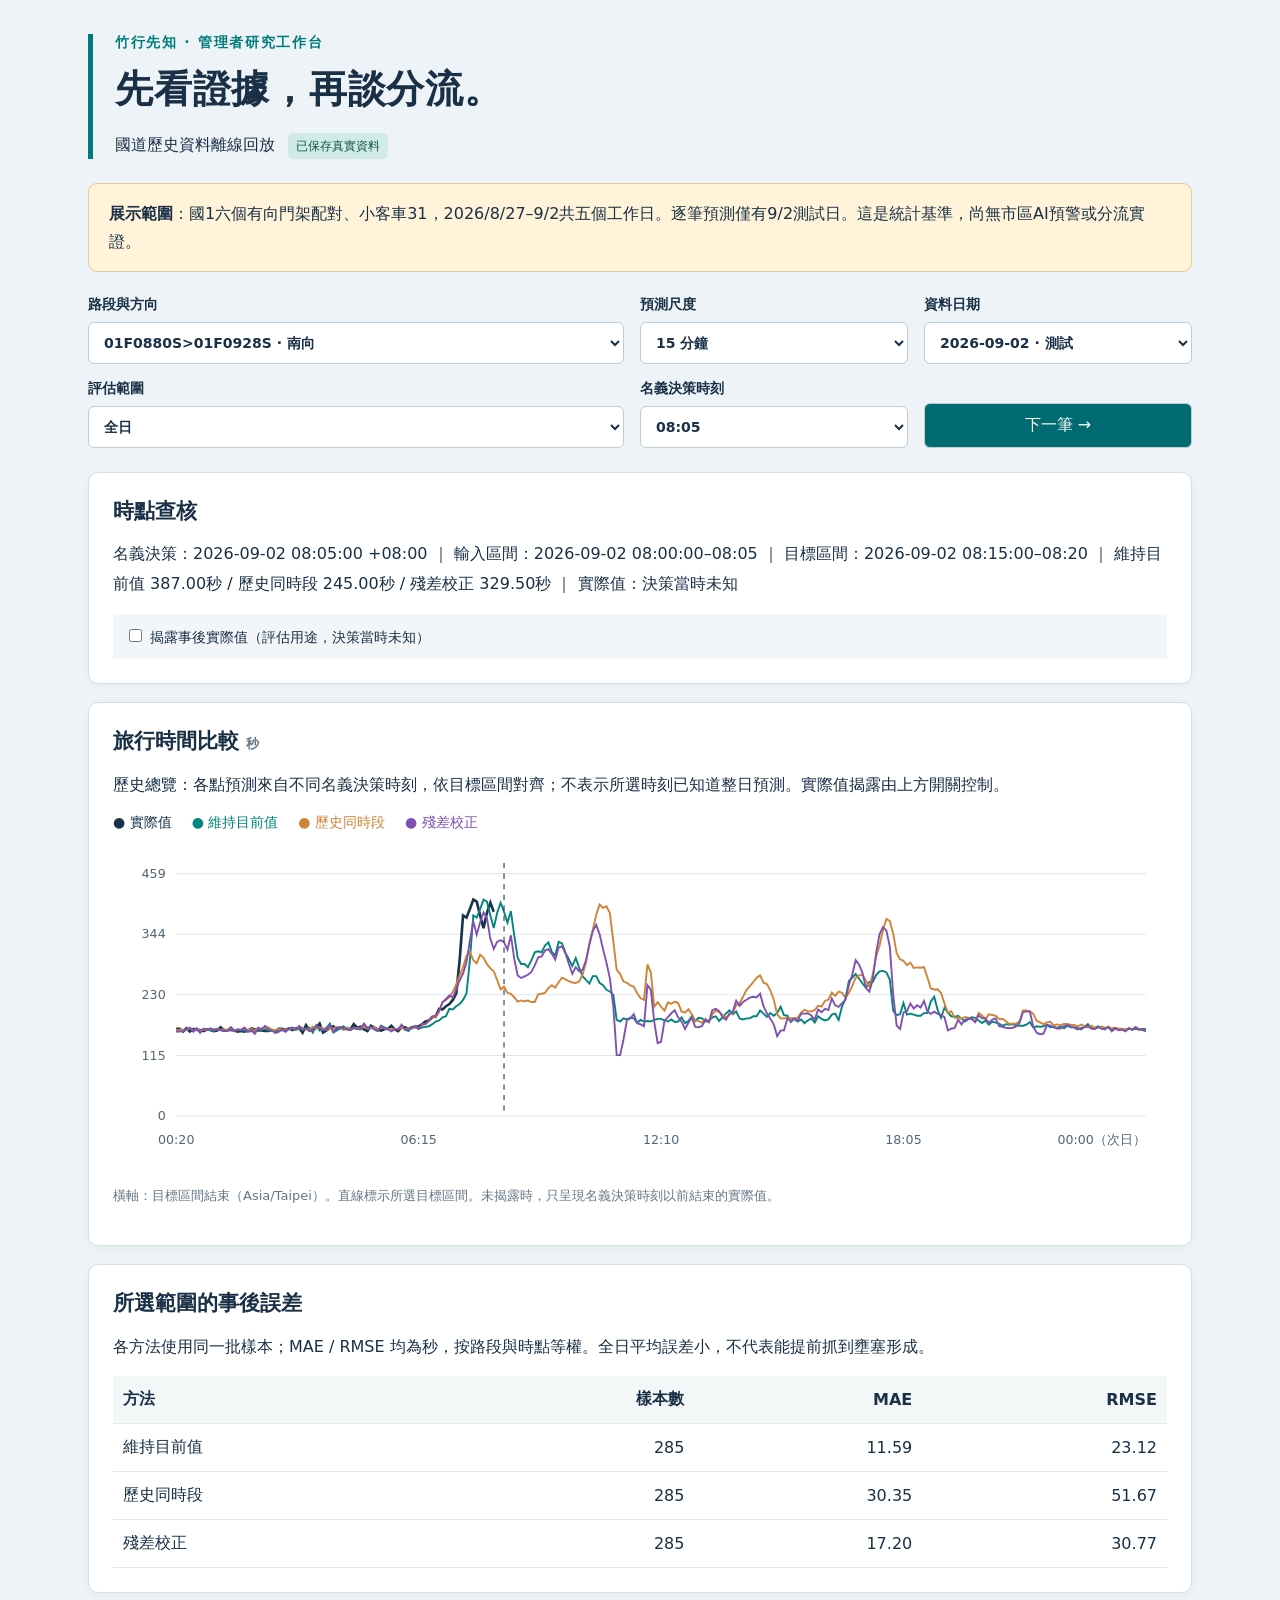
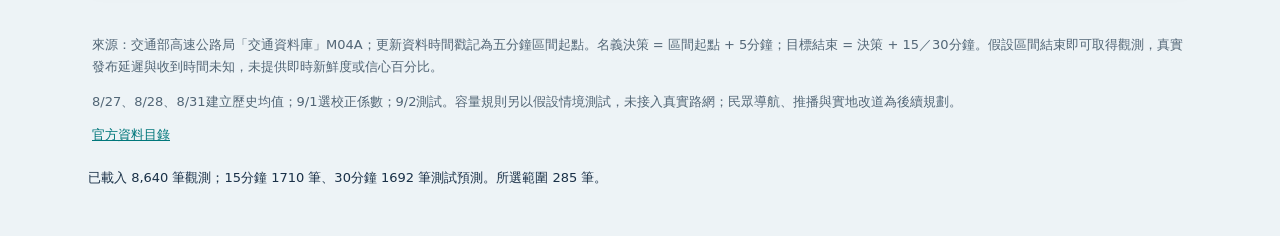
<file: demo/index.html>
<!doctype html>
<html lang="zh-Hant"><head><meta charset="utf-8"><meta name="viewport" content="width=device-width, initial-scale=1"><title>竹行先知｜國道歷史回放</title><link rel="stylesheet" href="/demo/style.css"></head>
<body><main>
<header><div class="eyebrow">竹行先知 · 管理者研究工作台</div><h1>先看證據，再談分流。</h1><p>國道歷史資料離線回放 <span class="badge">已保存真實資料</span></p></header>
<section class="notice"><strong>展示範圍</strong>：國1六個有向門架配對、小客車31，2026/8/27–9/2共五個工作日。逐筆預測僅有9/2測試日。這是統計基準，尚無市區AI預警或分流實證。</section>
<section class="controls" aria-label="回放控制">
<label>路段與方向<select id="link"></select></label>
<label>預測尺度<select id="horizon"><option value="15">15 分鐘</option><option value="30">30 分鐘</option></select></label>
<label>資料日期<select id="date"></select></label>
<label>評估範圍<select id="period"><option value="all_day">全日</option><option value="commute">通勤 07:00–09:55 / 16:00–19:55</option><option value="morning">早段 07:00–09:55</option><option value="evening">晚段 16:00–19:55</option></select></label>
<label>名義決策時刻<select id="moment"></select></label>
<button id="next" type="button">下一筆 →</button>
</section>
<section class="card"><h2>時點查核</h2><div id="detail" aria-live="polite"></div><label class="reveal"><input type="checkbox" id="reveal">揭露事後實際值（評估用途，決策當時未知）</label></section>
<section class="card"><h2>旅行時間比較 <small>秒</small></h2><p id="chart-note"></p><div class="legend"><span class="actual">● 實際值</span><span class="persist">● 維持目前值</span><span class="historical">● 歷史同時段</span><span class="residual">● 殘差校正</span></div><svg id="chart" role="img" aria-label="旅行時間比較曲線" viewBox="0 0 1000 310"></svg><p class="muted">橫軸：目標區間結束（Asia/Taipei）。直線標示所選目標區間。未揭露時，只呈現名義決策時刻以前結束的實際值。</p></section>
<section class="card"><h2>所選範圍的事後誤差</h2><p>各方法使用同一批樣本；MAE / RMSE 均為秒，按路段與時點等權。全日平均誤差小，不代表能提前抓到壅塞形成。</p><table><thead><tr><th>方法</th><th>樣本數</th><th>MAE</th><th>RMSE</th></tr></thead><tbody id="metrics"></tbody></table></section>
<footer><p>來源：交通部高速公路局「交通資料庫」M04A；更新資料時間戳記為五分鐘區間起點。名義決策 = 區間起點 + 5分鐘；目標結束 = 決策 + 15／30分鐘。假設區間結束即可取得觀測，真實發布延遲與收到時間未知，未提供即時新鮮度或信心百分比。</p><p>8/27、8/28、8/31建立歷史均值；9/1選校正係數；9/2測試。容量規則另以假設情境測試，未接入真實路網；民眾導航、推播與實地改道為後續規劃。</p><a href="https://tisvcloud.freeway.gov.tw/history/TDCS/M04A/">官方資料目錄</a></footer>
<p id="status" role="status">讀取資料中…</p>
</main><script src="/demo/app.js"></script></body></html>
</file>
<file: demo/style.css>
:root{font-family:"Microsoft JhengHei",system-ui,sans-serif;color:#193047;background:#edf3f6;font-size:16px}*{box-sizing:border-box}body{margin:0}main{max-width:1160px;margin:auto;padding:34px 28px}header{border-left:5px solid #007b7b;padding-left:22px;margin-bottom:24px}.eyebrow{letter-spacing:.12em;color:#007b7b;font-weight:700;font-size:14px}h1{font-size:38px;letter-spacing:.02em;margin:12px 0}h2{font-size:21px;margin:0 0 14px}p{line-height:1.7}.badge{display:inline-block;border-radius:5px;background:#d0eae4;color:#14564f;font-size:12px;padding:3px 8px;margin-left:8px}.notice{background:#fff3d9;border:1px solid #e4cc96;padding:16px 20px;line-height:1.7;border-radius:9px}.controls{display:grid;grid-template-columns:2fr 1fr 1fr;gap:16px;margin:24px 0}label{font-size:14px;font-weight:600;display:block}select,button{display:block;width:100%;font:inherit;border:1px solid #becdd5;border-radius:6px;background:white;padding:11px;margin-top:8px;color:#193047}button{background:#006b70;color:white;cursor:pointer;align-self:end}.card{background:white;border:1px solid #d4e0e6;border-radius:10px;padding:24px;margin:18px 0;box-shadow:0 3px 12px #19304708}.reveal{font-weight:400;background:#f2f6f8;padding:12px;margin-top:14px}.reveal input{margin-right:8px}small,.muted{color:#647788;font-size:13px}#detail{line-height:1.9}.legend{display:flex;gap:20px;flex-wrap:wrap;font-size:14px;margin-bottom:10px}.actual{color:#18334c}.persist{color:#00857c}.historical{color:#cf8535}.residual{color:#8050b3}svg{width:100%;height:auto}table{border-collapse:collapse;width:100%;font-variant-numeric:tabular-nums}th,td{text-align:right;padding:13px 10px;border-bottom:1px solid #e1e9ed}th:first-child,td:first-child{text-align:left}th{background:#f3f7f8}footer{font-size:13px;color:#526676;padding:10px 4px}a{color:#00777b}#status{font-size:13px} @media(max-width:650px){main{padding:22px 14px}h1{font-size:29px}.controls{grid-template-columns:1fr}.card{padding:16px}.legend{gap:10px}}
</file>
